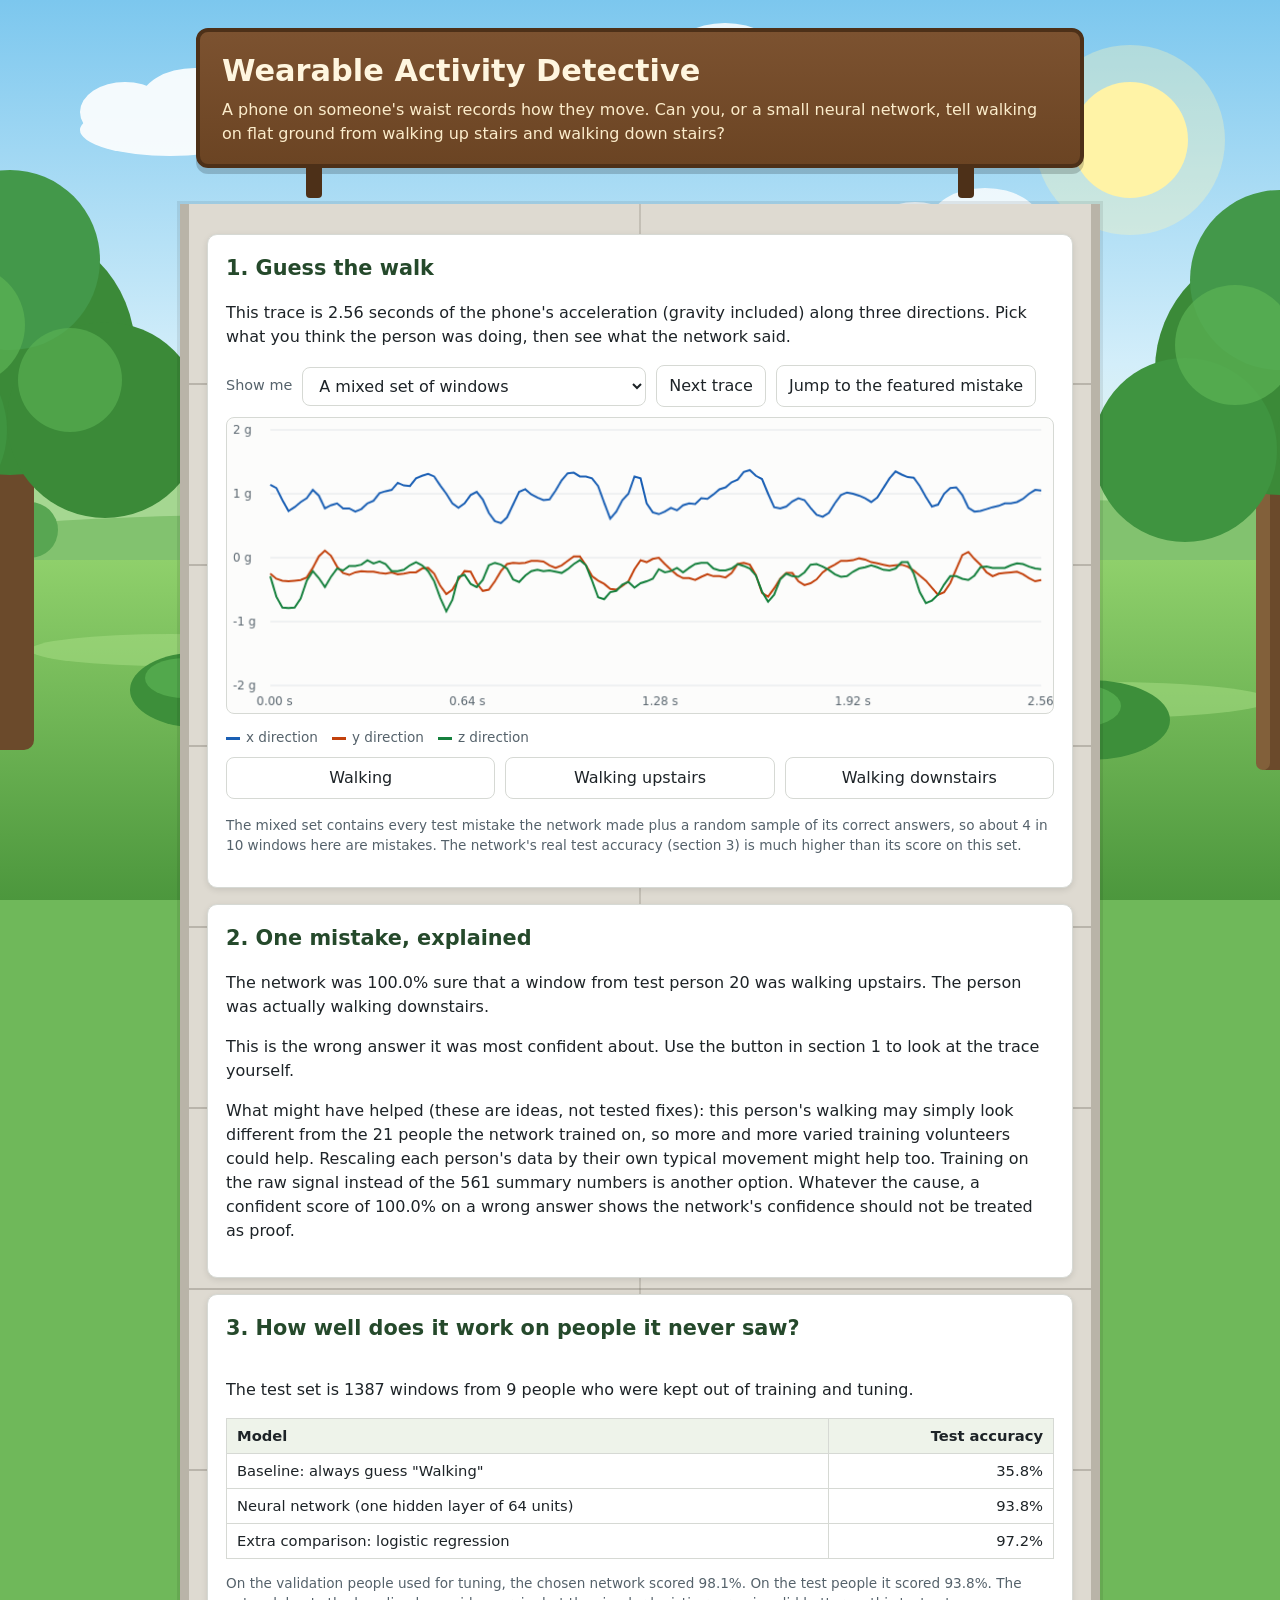
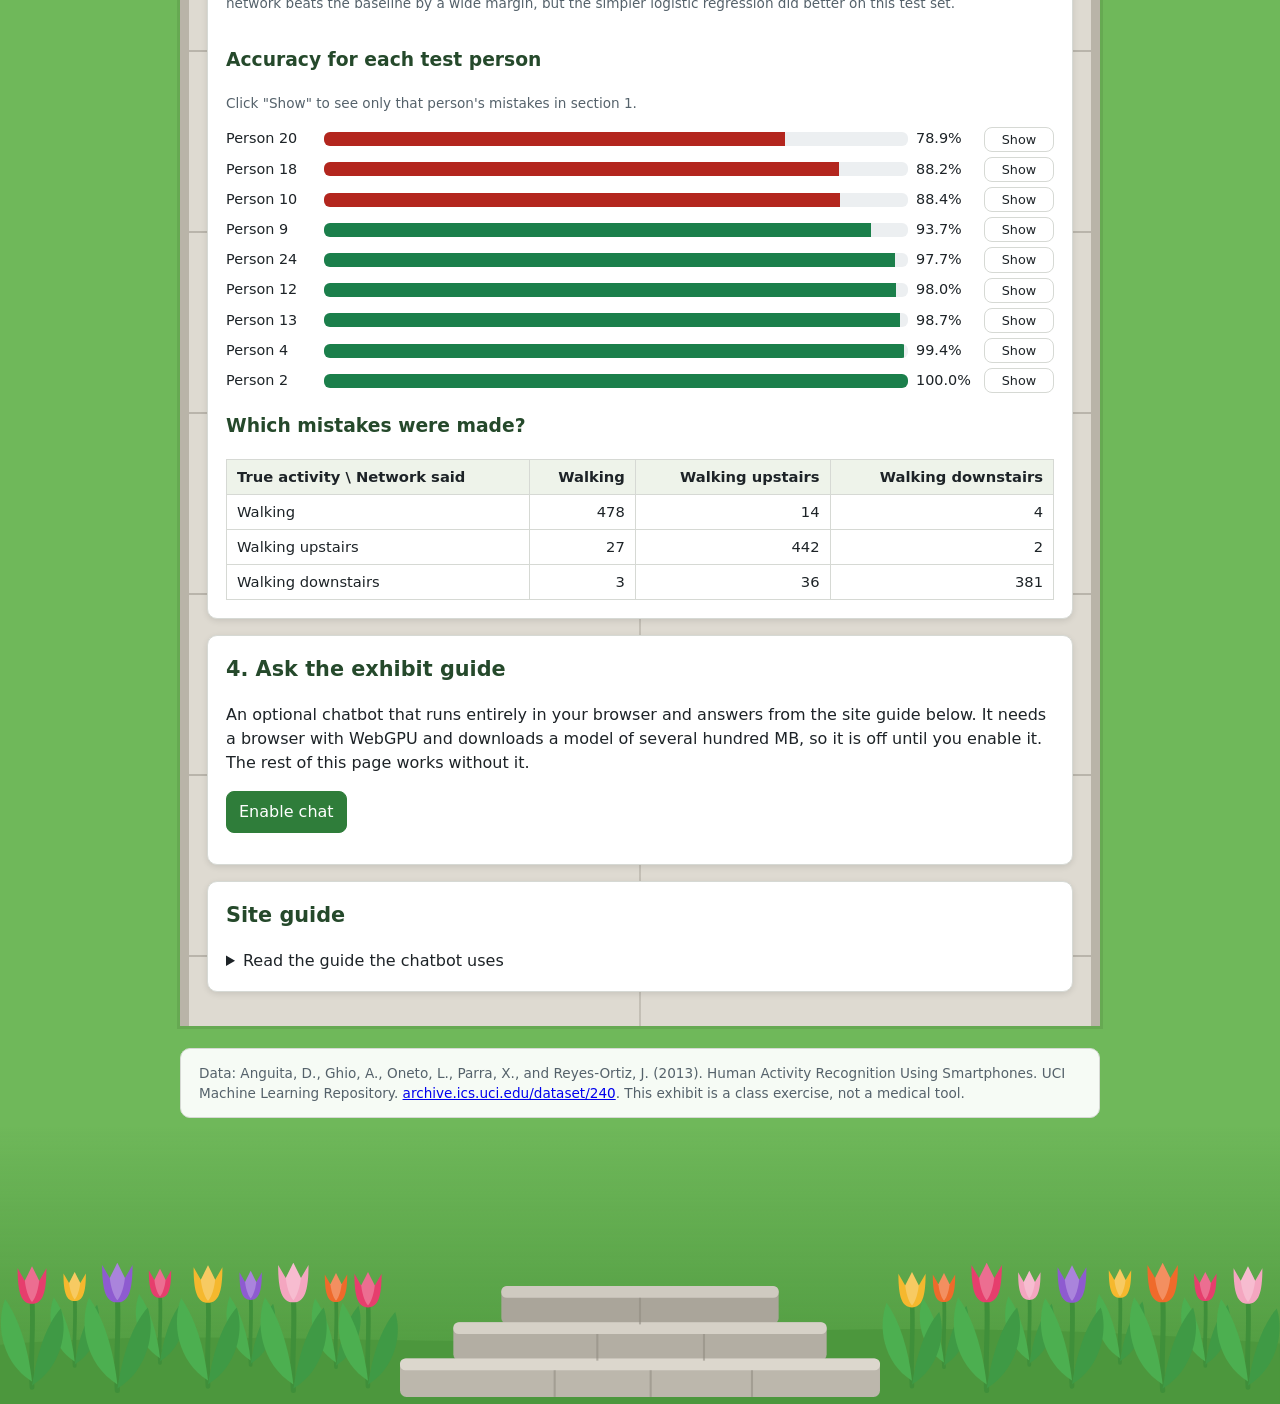
<file: index.html>
<!DOCTYPE html>
<html lang="en">
<head>
  <meta charset="utf-8">
  <meta name="viewport" content="width=device-width, initial-scale=1">
  <title>Wearable Activity Detective</title>
  <link rel="stylesheet" href="style.css">
</head>
<body>
  <!-- Park backdrop: sky, hills, trees and a distant path (decorative) -->
  <div class="park-bg" aria-hidden="true">
    <svg viewBox="0 0 1600 900" preserveAspectRatio="xMidYMid slice" xmlns="http://www.w3.org/2000/svg">
      <defs>
        <linearGradient id="sky" x1="0" y1="0" x2="0" y2="1">
          <stop offset="0" stop-color="#7cc7ee"/>
          <stop offset="0.65" stop-color="#d3eefa"/>
          <stop offset="1" stop-color="#f1f8e3"/>
        </linearGradient>
        <linearGradient id="grass" x1="0" y1="0" x2="0" y2="1">
          <stop offset="0" stop-color="#8fd06b"/>
          <stop offset="1" stop-color="#4c973d"/>
        </linearGradient>
        <g id="tree">
          <rect x="-24" y="0" width="48" height="330" rx="10" fill="#6b4a2b"/>
          <rect x="-24" y="0" width="14" height="330" rx="7" fill="#82603a"/>
          <circle cx="0" cy="-70" r="125" fill="#3b8a38"/>
          <circle cx="-95" cy="10" r="92" fill="#3f9440"/>
          <circle cx="95" cy="0" r="98" fill="#3b8a38"/>
          <circle cx="0" cy="-160" r="90" fill="#43984a"/>
          <circle cx="-45" cy="-95" r="60" fill="#5cb455" opacity="0.7"/>
          <circle cx="60" cy="-40" r="52" fill="#5cb455" opacity="0.6"/>
        </g>
        <g id="cloud">
          <ellipse cx="0" cy="0" rx="90" ry="26" fill="#fff"/>
          <ellipse cx="-45" cy="-18" rx="45" ry="30" fill="#fff"/>
          <ellipse cx="25" cy="-28" rx="55" ry="34" fill="#fff"/>
        </g>
      </defs>
      <rect width="1600" height="560" fill="url(#sky)"/>
      <circle cx="1290" cy="140" r="95" fill="#fff6b8" opacity="0.35"/>
      <circle cx="1290" cy="140" r="58" fill="#fff3a6"/>
      <use href="#cloud" x="330" y="130" opacity="0.9"/>
      <use href="#cloud" x="860" y="85" opacity="0.85"/>
      <use href="#cloud" x="1120" y="250" opacity="0.8"/>
      <path d="M0,500 C200,430 400,450 600,480 S1000,430 1250,470 S1500,450 1600,470 L1600,620 L0,620Z" fill="#a5d791"/>
      <path d="M0,545 C300,495 600,525 900,510 S1400,495 1600,525 L1600,640 L0,640Z" fill="#82c26f"/>
      <g fill="#58a652">
        <circle cx="120" cy="520" r="34"/><circle cx="190" cy="530" r="28"/>
        <circle cx="470" cy="525" r="30"/><circle cx="540" cy="535" r="24"/>
        <circle cx="1040" cy="522" r="32"/><circle cx="1110" cy="532" r="26"/>
        <circle cx="1450" cy="520" r="34"/><circle cx="1520" cy="530" r="28"/>
      </g>
      <rect y="560" width="1600" height="340" fill="url(#grass)"/>
      <g fill="#a6dc84" opacity="0.55">
        <ellipse cx="330" cy="650" rx="140" ry="16"/>
        <ellipse cx="1260" cy="700" rx="170" ry="18"/>
        <ellipse cx="640" cy="780" rx="150" ry="16"/>
        <ellipse cx="1000" cy="840" rx="160" ry="16"/>
      </g>
      <polygon points="775,545 825,545 1180,900 420,900" fill="#d9d5cc" stroke="#bdb8ae" stroke-width="4"/>
      <use href="#tree" x="170" y="420"/>
      <use href="#tree" x="1440" y="440"/>
      <g fill="#3d8f3a">
        <ellipse cx="360" cy="690" rx="70" ry="38"/>
        <ellipse cx="1250" cy="720" rx="80" ry="40"/>
      </g>
      <g fill="#58b050" opacity="0.8">
        <ellipse cx="345" cy="678" rx="40" ry="20"/>
        <ellipse cx="1235" cy="706" rx="46" ry="22"/>
      </g>
    </svg>
  </div>

  <header>
    <div class="sign">
      <h1>Wearable Activity Detective</h1>
      <p class="lede">A phone on someone's waist records how they move. Can you, or a small neural network, tell
        walking on flat ground from walking up stairs and walking down stairs?</p>
    </div>
  </header>

  <main>
    <section id="guess-section" aria-labelledby="guess-title">
      <h2 id="guess-title">1. Guess the walk</h2>
      <p>This trace is 2.56 seconds of the phone's acceleration (gravity included) along three directions.
        Pick what you think the person was doing, then see what the network said.</p>

      <div class="controls">
        <label for="filter">Show me</label>
        <select id="filter">
          <option value="mixed">A mixed set of windows</option>
          <option value="wrong">Only windows the network got wrong</option>
        </select>
        <button id="next" type="button">Next trace</button>
        <button id="spotlight-btn" type="button">Jump to the featured mistake</button>
      </div>

      <canvas id="trace" width="840" height="300" role="img" aria-label="Accelerometer trace"></canvas>
      <div class="legend"><span class="lx">x direction</span><span class="ly">y direction</span><span class="lz">z direction</span></div>

      <div class="guess-row" id="guess-row"></div>
      <div id="reveal" class="reveal" hidden></div>
      <p class="tally" id="tally"></p>
      <p class="note">The mixed set contains every test mistake the network made plus a random sample of its correct
        answers, so about 4 in 10 windows here are mistakes. The network's real test accuracy (section 3) is
        much higher than its score on this set.</p>
    </section>

    <section id="spotlight" aria-labelledby="spot-title">
      <h2 id="spot-title">2. One mistake, explained</h2>
      <div id="spotlight-text"></div>
    </section>

    <section id="results" aria-labelledby="res-title">
      <h2 id="res-title">3. How well does it work on people it never saw?</h2>
      <div id="results-summary"></div>
      <h3>Accuracy for each test person</h3>
      <p class="note">Click "Show" to see only that person's mistakes in section 1.</p>
      <div id="person-bars" class="person-bars"></div>
      <h3>Which mistakes were made?</h3>
      <div id="confusion"></div>
    </section>

    <section id="chat-section" aria-labelledby="chat-title">
      <h2 id="chat-title">4. Ask the exhibit guide</h2>
      <p>An optional chatbot that runs entirely in your browser and answers from the site guide below.
        It needs a browser with WebGPU and downloads a model of several hundred MB, so it is off until you enable it.
        The rest of this page works without it.</p>
      <button id="enable-chat" type="button" class="primary">Enable chat</button>
      <p id="chat-status" class="note" role="status"></p>
      <progress id="chat-progress" max="1" value="0" hidden></progress>
      <div id="chat-area" hidden>
        <div id="chat-log" aria-live="polite"></div>
        <form id="chat-form" class="chat-input">
          <input type="text" id="chat-text" placeholder="Where did the data come from?" aria-label="Your question" autocomplete="off">
          <button type="submit" id="chat-send">Ask</button>
        </form>
        <p class="note">Small language models can be wrong. Check answers against the guide below.</p>
      </div>
    </section>

    <section id="guide-section" aria-labelledby="guide-title">
      <h2 id="guide-title">Site guide</h2>
      <details>
        <summary>Read the guide the chatbot uses</summary>
        <pre id="guide-text">Loading...</pre>
      </details>
    </section>
  </main>

  <footer>
    <p>Data: Anguita, D., Ghio, A., Oneto, L., Parra, X., and Reyes-Ortiz, J. (2013). Human Activity Recognition
      Using Smartphones. UCI Machine Learning Repository.
      <a href="https://archive.ics.uci.edu/dataset/240/human+activity+recognition+using+smartphones">archive.ics.uci.edu/dataset/240</a>.
      This exhibit is a class exercise, not a medical tool.</p>
  </footer>

  <!-- Foreground: stone steps and tulips (decorative) -->
  <div class="foreground" aria-hidden="true">
    <svg viewBox="0 0 1200 260" xmlns="http://www.w3.org/2000/svg">
      <defs>
        <g id="tulip">
          <path d="M0,0 C-2,-30 2,-60 0,-92" stroke="#3f8f3a" stroke-width="5" fill="none" stroke-linecap="round"/>
          <path d="M0,-6 C-32,-26 -38,-66 -28,-92 C-14,-72 -4,-42 0,-6Z" fill="#4caf50"/>
          <path d="M0,-2 C30,-20 38,-58 30,-82 C14,-64 5,-34 0,-2Z" fill="#3f9a45"/>
          <path d="M-15,-124 C-15,-98 -11,-87 0,-87 C11,-87 15,-98 15,-124 L7.5,-111 L0,-126 L-7.5,-111 Z" fill="currentColor"/>
          <path d="M0,-126 L-7.5,-111 C-6,-98 -2,-91 0,-89 C2,-91 6,-98 7.5,-111Z" fill="#fff" opacity="0.25"/>
        </g>
      </defs>
      <path d="M0,205 C200,188 400,210 600,198 S1000,188 1200,204 L1200,260 L0,260Z" fill="#4c973d"/>
      <!-- stone steps, top to bottom -->
      <g>
        <rect x="470" y="150" width="260" height="36" rx="6" fill="#aaa59a"/>
        <rect x="470" y="150" width="260" height="11" rx="5" fill="#cfcac0"/>
        <rect x="425" y="184" width="350" height="36" rx="6" fill="#b3aea3"/>
        <rect x="425" y="184" width="350" height="11" rx="5" fill="#d6d1c7"/>
        <rect x="375" y="218" width="450" height="36" rx="6" fill="#bcb7ac"/>
        <rect x="375" y="218" width="450" height="11" rx="5" fill="#dcd7cd"/>
        <g stroke="#8f8a80" stroke-width="2" opacity="0.55">
          <line x1="600" y1="161" x2="600" y2="186"/>
          <line x1="560" y1="195" x2="560" y2="220"/>
          <line x1="660" y1="195" x2="660" y2="220"/>
          <line x1="520" y1="229" x2="520" y2="254"/>
          <line x1="610" y1="229" x2="610" y2="254"/>
          <line x1="705" y1="229" x2="705" y2="254"/>
        </g>
      </g>
      <!-- tulips, back rows first -->
      <g>
        <use href="#tulip" transform="translate(70,225) scale(0.7)" style="color:#f5b82e"/>
        <use href="#tulip" transform="translate(150,222) scale(0.7)" style="color:#e63e6d"/>
        <use href="#tulip" transform="translate(235,224) scale(0.7)" style="color:#8e5bd0"/>
        <use href="#tulip" transform="translate(315,226) scale(0.7)" style="color:#ef6a2b"/>
        <use href="#tulip" transform="translate(885,226) scale(0.7)" style="color:#ef6a2b"/>
        <use href="#tulip" transform="translate(965,224) scale(0.7)" style="color:#f4a6c0"/>
        <use href="#tulip" transform="translate(1050,222) scale(0.7)" style="color:#f5b82e"/>
        <use href="#tulip" transform="translate(1130,225) scale(0.7)" style="color:#e63e6d"/>
        <use href="#tulip" transform="translate(30,245) scale(0.9)" style="color:#e63e6d"/>
        <use href="#tulip" transform="translate(110,248) scale(0.95)" style="color:#8e5bd0"/>
        <use href="#tulip" transform="translate(195,244) scale(0.9)" style="color:#f5b82e"/>
        <use href="#tulip" transform="translate(275,248) scale(0.95)" style="color:#f4a6c0"/>
        <use href="#tulip" transform="translate(345,244) scale(0.85)" style="color:#e63e6d"/>
        <use href="#tulip" transform="translate(855,244) scale(0.85)" style="color:#f5b82e"/>
        <use href="#tulip" transform="translate(925,248) scale(0.95)" style="color:#e63e6d"/>
        <use href="#tulip" transform="translate(1005,244) scale(0.9)" style="color:#8e5bd0"/>
        <use href="#tulip" transform="translate(1090,248) scale(0.95)" style="color:#ef6a2b"/>
        <use href="#tulip" transform="translate(1170,245) scale(0.9)" style="color:#f4a6c0"/>
      </g>
    </svg>
  </div>

  <script src="app.js" type="module"></script>
</body>
</html>
</file>
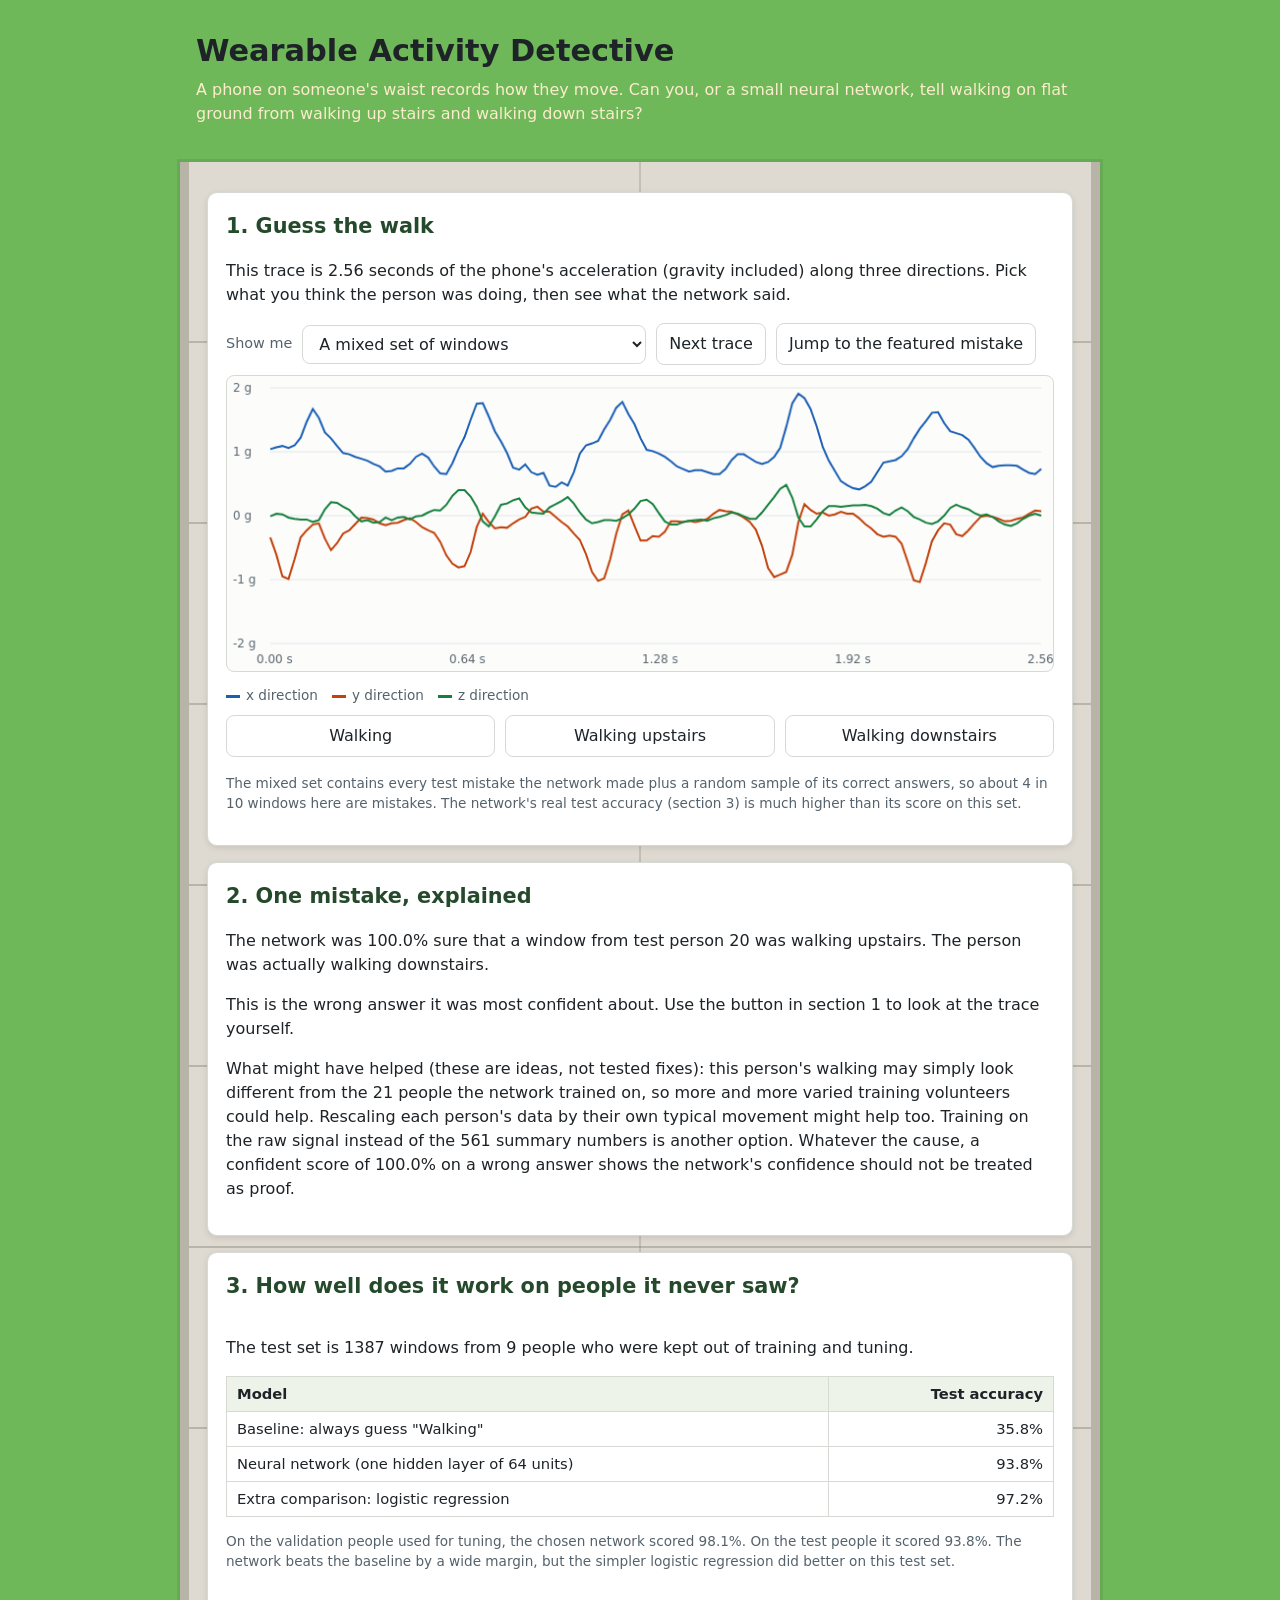
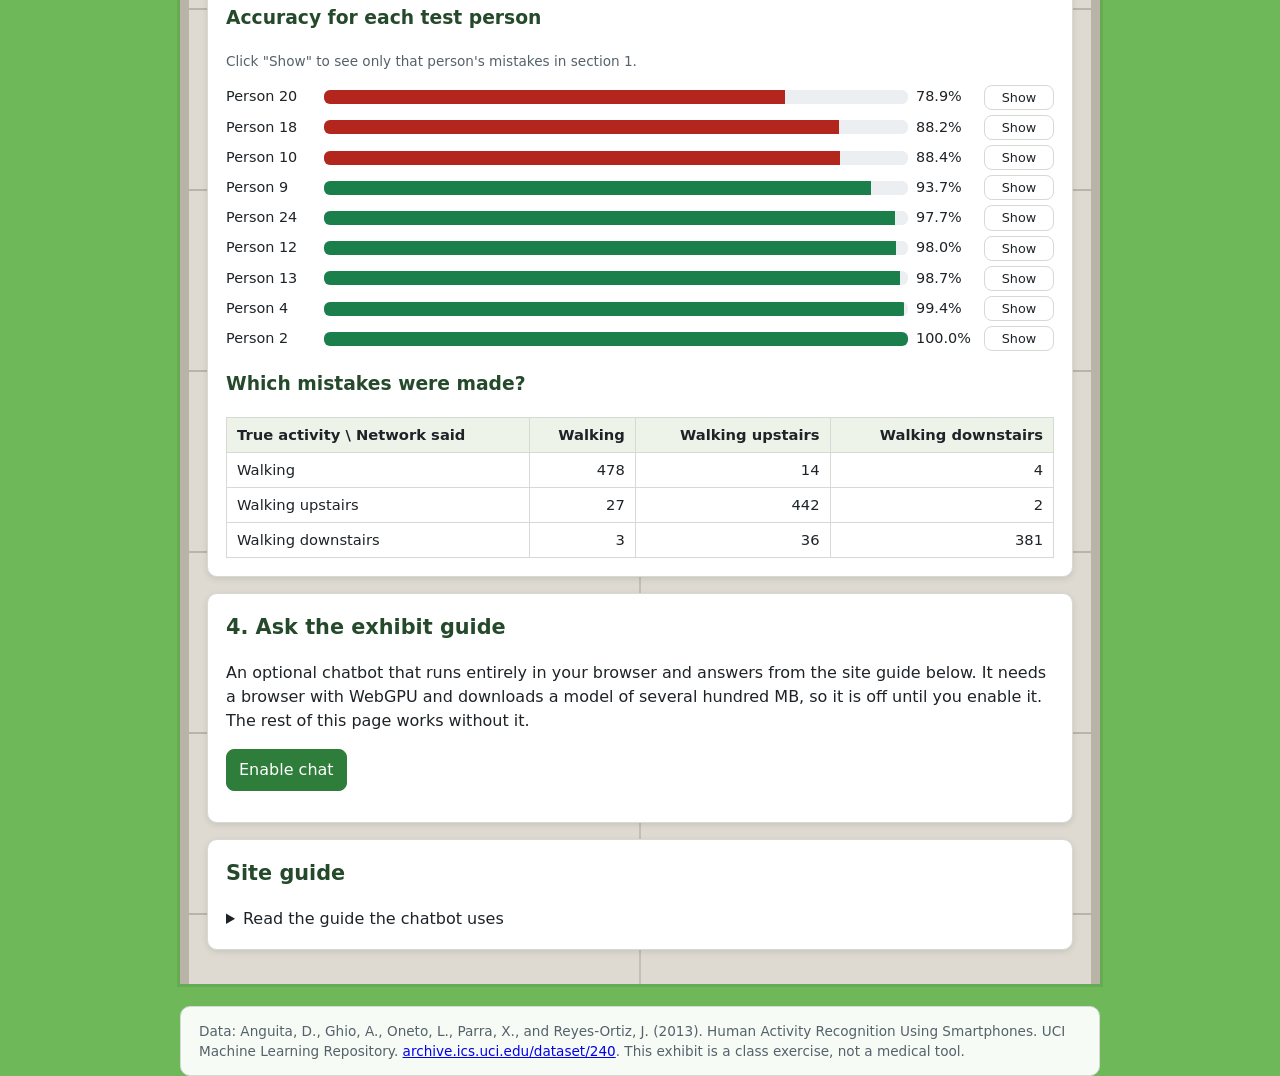
<file: index (1).html>
<!DOCTYPE html>
<html lang="en">
<head>
  <meta charset="utf-8">
  <meta name="viewport" content="width=device-width, initial-scale=1">
  <title>Wearable Activity Detective</title>
  <link rel="stylesheet" href="style.css">
</head>
<body>
  <header>
    <h1>Wearable Activity Detective</h1>
    <p class="lede">A phone on someone's waist records how they move. Can you, or a small neural network, tell
      walking on flat ground from walking up stairs and walking down stairs?</p>
  </header>

  <main>
    <section id="guess-section" aria-labelledby="guess-title">
      <h2 id="guess-title">1. Guess the walk</h2>
      <p>This trace is 2.56 seconds of the phone's acceleration (gravity included) along three directions.
        Pick what you think the person was doing, then see what the network said.</p>

      <div class="controls">
        <label for="filter">Show me</label>
        <select id="filter">
          <option value="mixed">A mixed set of windows</option>
          <option value="wrong">Only windows the network got wrong</option>
        </select>
        <button id="next" type="button">Next trace</button>
        <button id="spotlight-btn" type="button">Jump to the featured mistake</button>
      </div>

      <canvas id="trace" width="840" height="300" role="img" aria-label="Accelerometer trace"></canvas>
      <div class="legend"><span class="lx">x direction</span><span class="ly">y direction</span><span class="lz">z direction</span></div>

      <div class="guess-row" id="guess-row"></div>
      <div id="reveal" class="reveal" hidden></div>
      <p class="tally" id="tally"></p>
      <p class="note">The mixed set contains every test mistake the network made plus a random sample of its correct
        answers, so about 4 in 10 windows here are mistakes. The network's real test accuracy (section 3) is
        much higher than its score on this set.</p>
    </section>

    <section id="spotlight" aria-labelledby="spot-title">
      <h2 id="spot-title">2. One mistake, explained</h2>
      <div id="spotlight-text"></div>
    </section>

    <section id="results" aria-labelledby="res-title">
      <h2 id="res-title">3. How well does it work on people it never saw?</h2>
      <div id="results-summary"></div>
      <h3>Accuracy for each test person</h3>
      <p class="note">Click "Show" to see only that person's mistakes in section 1.</p>
      <div id="person-bars" class="person-bars"></div>
      <h3>Which mistakes were made?</h3>
      <div id="confusion"></div>
    </section>

    <section id="chat-section" aria-labelledby="chat-title">
      <h2 id="chat-title">4. Ask the exhibit guide</h2>
      <p>An optional chatbot that runs entirely in your browser and answers from the site guide below.
        It needs a browser with WebGPU and downloads a model of several hundred MB, so it is off until you enable it.
        The rest of this page works without it.</p>
      <button id="enable-chat" type="button" class="primary">Enable chat</button>
      <p id="chat-status" class="note" role="status"></p>
      <progress id="chat-progress" max="1" value="0" hidden></progress>
      <div id="chat-area" hidden>
        <div id="chat-log" aria-live="polite"></div>
        <form id="chat-form" class="chat-input">
          <input type="text" id="chat-text" placeholder="Where did the data come from?" aria-label="Your question" autocomplete="off">
          <button type="submit" id="chat-send">Ask</button>
        </form>
        <p class="note">Small language models can be wrong. Check answers against the guide below.</p>
      </div>
    </section>

    <section id="guide-section" aria-labelledby="guide-title">
      <h2 id="guide-title">Site guide</h2>
      <details>
        <summary>Read the guide the chatbot uses</summary>
        <pre id="guide-text">Loading...</pre>
      </details>
    </section>
  </main>

  <footer>
    <p>Data: Anguita, D., Ghio, A., Oneto, L., Parra, X., and Reyes-Ortiz, J. (2013). Human Activity Recognition
      Using Smartphones. UCI Machine Learning Repository.
      <a href="https://archive.ics.uci.edu/dataset/240/human+activity+recognition+using+smartphones">archive.ics.uci.edu/dataset/240</a>.
      This exhibit is a class exercise, not a medical tool.</p>
  </footer>

  <script src="app.js" type="module"></script>
</body>
</html>
</file>
<file: style.css>
:root {
  --bg: #6fb85a;
  --card: #ffffff;
  --ink: #1d2327;
  --muted: #55626b;
  --line: #d6d9d4;
  --accent: #1a5fb4;
  --good: #1b7f4b;
  --bad: #b3261e;
  --x: #1a5fb4;
  --y: #c2410c;
  --z: #15803d;
  --wood: #6b4423;
  --wood-dark: #4d3018;
  --cream: #fff6df;
  --paving: #dedad1;
}

* { box-sizing: border-box; }

html { background: var(--bg); }

body {
  margin: 0;
  font-family: system-ui, -apple-system, "Segoe UI", Roboto, sans-serif;
  background: transparent;
  color: var(--ink);
  line-height: 1.5;
}

/* ---------- Park scene ---------- */

.park-bg {
  position: fixed;
  inset: 0;
  z-index: -1;
  background: var(--bg);
}
.park-bg svg { width: 100%; height: 100%; display: block; }

.foreground {
  margin-top: 8px;
  background: linear-gradient(to bottom, rgba(76, 151, 61, 0) 0, #4c973d 100%);
  line-height: 0;
}
.foreground svg {
  display: block;
  width: 100%;
  max-width: 1300px;
  height: auto;
  margin: 0 auto;
}

/* ---------- Layout ---------- */

header, main, footer { max-width: 920px; margin: 0 auto; }
header { padding: 28px 16px 36px; }

/* Wooden park sign holds the title */
.sign {
  position: relative;
  background: linear-gradient(to bottom, #7c5230, var(--wood));
  color: var(--cream);
  border: 4px solid var(--wood-dark);
  border-radius: 12px;
  padding: 16px 22px 18px;
  box-shadow: 0 6px 0 rgba(0, 0, 0, 0.18);
}
.sign::before, .sign::after {
  content: "";
  position: absolute;
  bottom: -34px;
  width: 16px;
  height: 34px;
  background: var(--wood-dark);
  border-radius: 0 0 4px 4px;
}
.sign::before { left: 12%; }
.sign::after { right: 12%; }
h1 { margin: 0 0 4px; font-size: 1.9rem; }
.lede { margin: 0; color: #fbeccb; }

/* The sidewalk down the middle of the park holds the content */
main {
  position: relative;
  padding: 14px 18px 18px;
  background-color: var(--paving);
  background-image:
    repeating-linear-gradient(to bottom, transparent 0, transparent 179px, rgba(90, 84, 72, 0.28) 179px, rgba(90, 84, 72, 0.28) 181px),
    linear-gradient(to right, transparent calc(50% - 1px), rgba(90, 84, 72, 0.2) calc(50% - 1px), rgba(90, 84, 72, 0.2) calc(50% + 1px), transparent calc(50% + 1px));
  border-left: 9px solid #b9b4a8;
  border-right: 9px solid #b9b4a8;
  box-shadow: 0 0 0 3px rgba(0, 0, 0, 0.08);
}

section {
  background: var(--card);
  border: 1px solid var(--line);
  border-radius: 10px;
  padding: 18px;
  margin: 16px 0;
  box-shadow: 0 2px 6px rgba(0, 0, 0, 0.1);
}
h2 { margin-top: 0; font-size: 1.3rem; color: #25492b; }
h3 { color: #25492b; }

footer {
  margin-top: 22px;
  padding: 14px 18px;
  background: rgba(255, 255, 255, 0.94);
  border: 1px solid var(--line);
  border-radius: 10px;
  color: var(--muted);
  font-size: 0.85rem;
}
footer p { margin: 0; }

/* ---------- Controls ---------- */

.controls { display: flex; flex-wrap: wrap; gap: 10px; align-items: center; margin-bottom: 10px; }
label { font-size: 0.9rem; color: var(--muted); }
select, button, input[type="text"] {
  font: inherit;
  padding: 8px 12px;
  border-radius: 8px;
  border: 1px solid var(--line);
  background: #fff;
  color: var(--ink);
}
button { cursor: pointer; }
button:hover:not(:disabled) { border-color: #2f7d3a; }
button:disabled { opacity: 0.5; cursor: not-allowed; }
button.primary { background: #2f7d3a; color: #fff; border-color: #2f7d3a; }
button:focus-visible, select:focus-visible, input:focus-visible { outline: 3px solid #f5b82e; outline-offset: 2px; }

canvas { width: 100%; height: auto; border: 1px solid var(--line); border-radius: 8px; background: #fcfcfb; }
.legend { display: flex; gap: 14px; font-size: 0.85rem; color: var(--muted); margin: 6px 0 10px; }
.legend span::before { content: ""; display: inline-block; width: 14px; height: 3px; margin-right: 6px; vertical-align: middle; }
.legend .lx::before { background: var(--x); }
.legend .ly::before { background: var(--y); }
.legend .lz::before { background: var(--z); }

.guess-row { display: flex; flex-wrap: wrap; gap: 10px; margin: 10px 0; }
.guess-row button { flex: 1 1 160px; }

.reveal { border-top: 1px solid var(--line); margin-top: 12px; padding-top: 12px; }
.verdict { font-weight: 600; }
.verdict.right { color: var(--good); }
.verdict.wrong { color: var(--bad); }

.bars { display: grid; gap: 6px; margin: 8px 0; }
.bar-row { display: grid; grid-template-columns: 150px 1fr 56px; gap: 8px; align-items: center; font-size: 0.9rem; }
.bar-track { background: #eceff1; border-radius: 6px; height: 14px; overflow: hidden; }
.bar-fill { height: 100%; background: var(--accent); }
.bar-fill.truth { background: var(--good); }

.tally { font-size: 0.95rem; color: var(--muted); }
.note { font-size: 0.85rem; color: var(--muted); }

#confusion, #results-summary { overflow-x: auto; }
table { border-collapse: collapse; width: 100%; font-size: 0.92rem; }
th, td { border: 1px solid var(--line); padding: 6px 10px; text-align: right; }
th:first-child, td:first-child { text-align: left; }
th { background: #eef3ea; }

.person-bars { display: grid; gap: 5px; }
.person-row { display: grid; grid-template-columns: 90px 1fr 60px 70px; gap: 8px; align-items: center; font-size: 0.9rem; }
.person-row button { padding: 2px 8px; font-size: 0.8rem; }
.person-row .bar-fill { background: var(--good); }
.person-row .bar-fill.low { background: var(--bad); }

#chat-log { max-height: 320px; overflow-y: auto; border: 1px solid var(--line); border-radius: 8px; padding: 10px; background: #fcfcfb; margin: 10px 0; }
.msg { margin: 0 0 10px; white-space: pre-wrap; }
.msg.user { color: var(--accent); }
.msg.bot { color: var(--ink); }
.msg.system { color: var(--muted); font-style: italic; }
.chat-input { display: flex; gap: 8px; }
.chat-input input { flex: 1; }
progress { width: 100%; height: 12px; }

details pre { white-space: pre-wrap; background: #f1f4ee; padding: 12px; border-radius: 8px; font-size: 0.88rem; }

@media (max-width: 640px) {
  header { padding: 16px 10px 36px; }
  main { padding: 10px; border-left-width: 6px; border-right-width: 6px; }
  footer { margin-left: 10px; margin-right: 10px; }
  h1 { font-size: 1.5rem; }
  .bar-row { grid-template-columns: 110px 1fr 48px; }
  .person-row { grid-template-columns: 70px 1fr 52px 60px; }
}
</file>
